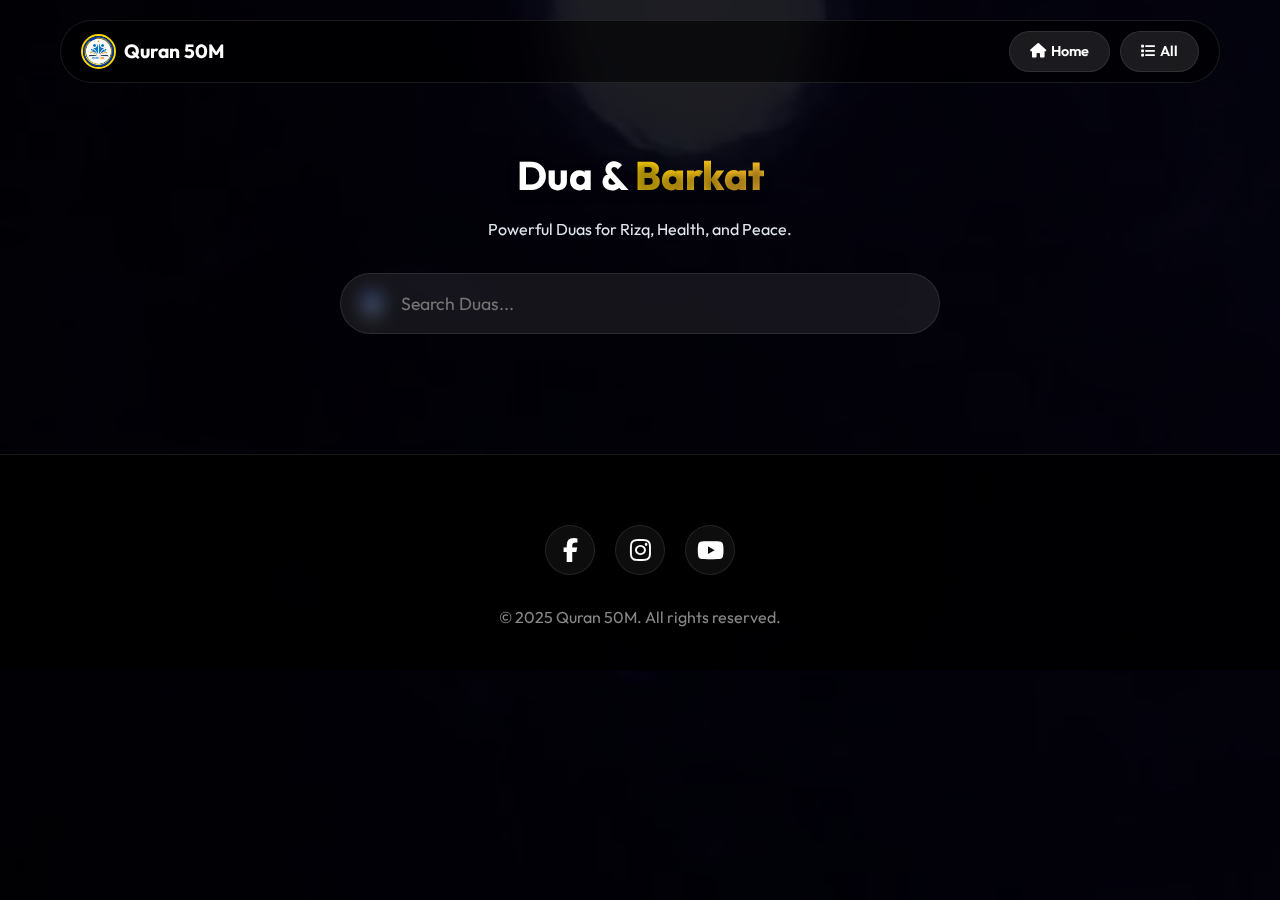
<file: dua.html>
<!DOCTYPE html>
<html lang="en">
<head>
    <meta charset="UTF-8">
    <meta name="viewport" content="width=device-width, initial-scale=1.0">
    <title>Dua & Barkat Collection - Quran 50M</title>
    <link href="https://fonts.googleapis.com/css2?family=Outfit:wght@300;400;600;800&display=swap" rel="stylesheet">
    <link rel="stylesheet" href="https://cdnjs.cloudflare.com/ajax/libs/font-awesome/6.4.0/css/all.min.css">
    
    <style>
        /* --- SAME PREMIUM THEME --- */
        :root {
            --glass-bg: rgba(255, 255, 255, 0.05);
            --glass-border: rgba(255, 255, 255, 0.1);
            --primary-gold: #FFD700;
            --accent-gradient: linear-gradient(135deg, #FFD700 0%, #FDB931 100%);
            --text-white: #ffffff;
            --text-gray: #e2e8f0;
            --btn-radius: 50px;
            --card-radius: 24px;
        }
        * { margin: 0; padding: 0; box-sizing: border-box; font-family: 'Outfit', sans-serif; }
        body { color: var(--text-white); line-height: 1.6; overflow-x: hidden; }

        /* Video Background */
        #bg-video { position: fixed; right: 0; bottom: 0; min-width: 100%; min-height: 100%; z-index: -2; object-fit: cover; }
        .video-overlay { position: fixed; top: 0; left: 0; width: 100%; height: 100%; background: rgba(0, 0, 0, 0.85); z-index: -1; }

        a { text-decoration: none; color: inherit; transition: 0.3s; }
        .container { max-width: 1200px; margin: 0 auto; padding: 0 20px; position: relative; }
        .gradient-text { background: var(--accent-gradient); -webkit-background-clip: text; -webkit-text-fill-color: transparent; font-weight: 800; }

        /* Header */
        header { display: flex; justify-content: space-between; align-items: center; padding: 10px 20px; margin-top: 20px; background: rgba(0, 0, 0, 0.6); backdrop-filter: blur(15px); border: 1px solid var(--glass-border); border-radius: 100px; position: sticky; top: 10px; z-index: 999; }
        .logo { font-size: 1.2rem; font-weight: 700; display: flex; align-items: center; gap: 8px; }
        .logo img { height: 35px; width: 35px; border-radius: 50%; border: 2px solid var(--primary-gold); }
        .header-buttons { display: flex; align-items: center; gap: 10px; }
        .btn-glass { padding: 8px 20px; border-radius: 50px; background: rgba(255,255,255,0.1); color: white; font-weight: 600; border: 1px solid var(--glass-border); font-size: 0.9rem; display: flex; align-items: center; gap: 5px; }
        .btn-glass:hover { background: var(--primary-gold); color: black; }

        /* Search */
        .search-container { max-width: 600px; margin: 0 auto 40px; position: relative; }
        .search-input { width: 100%; padding: 18px 20px 18px 60px; border-radius: 50px; background: rgba(255, 255, 255, 0.08); border: 1px solid var(--glass-border); color: white; font-size: 1.1rem; outline: none; backdrop-filter: blur(10px); transition: 0.3s; font-family: 'Outfit', sans-serif; }
        .search-input:focus { border-color: var(--primary-gold); background: rgba(0, 0, 0, 0.7); box-shadow: 0 0 25px rgba(251, 191, 36, 0.15); }
        .search-icon-img { 
            position: absolute; left: 20px; top: 50%; transform: translateY(-50%); 
            width: 24px; height: 24px; opacity: 0.9; pointer-events: none;
            filter: invert(1) brightness(2); 
        }

        /* Grid */
        .page-title { text-align: center; margin: 60px 0 30px; }
        .page-title h1 { font-size: 2.5rem; margin-bottom: 10px; text-shadow: 0 4px 10px rgba(0,0,0,0.5); }
        .video-grid { display: grid; grid-template-columns: repeat(auto-fit, minmax(300px, 1fr)); gap: 30px; margin-bottom: 80px; }
        .video-card { background: rgba(0, 0, 0, 0.6); border-radius: var(--card-radius); overflow: hidden; border: 1px solid var(--glass-border); transition: 0.4s; display: block; backdrop-filter: blur(5px); }
        .video-card:hover { transform: translateY(-10px); border-color: var(--primary-gold); box-shadow: 0 20px 40px rgba(0,0,0,0.6); }
        .thumbnail { position: relative; width: 100%; aspect-ratio: 16 / 9; overflow: hidden; }
        .thumbnail img { width: 100%; height: 100%; object-fit: cover; opacity: 1; transition: 0.5s; }
        .video-card:hover .thumbnail img { transform: scale(1.05); }
        .play-icon { position: absolute; top: 50%; left: 50%; transform: translate(-50%, -50%); font-size: 1.5rem; color: black; background: var(--primary-gold); width: 55px; height: 55px; border-radius: 50%; display: flex; align-items: center; justify-content: center; transition: 0.3s; }
        .video-card:hover .play-icon { transform: translate(-50%, -50%) scale(1.1); background: white; }
        .video-info { padding: 20px; }
        .video-title { color: white; font-weight: 600; font-size: 1.1rem; margin-bottom: 5px; line-height: 1.4; }
        .video-desc { color: var(--text-gray); font-size: 0.9rem; }

        /* Footer */
        .footer-socials { display: flex; justify-content: center; gap: 20px; margin: 30px 0; }
        .social-btn { width: 50px; height: 50px; border-radius: 50%; display: flex; align-items: center; justify-content: center; font-size: 1.5rem; background: rgba(255,255,255,0.05); border: 1px solid rgba(255,255,255,0.1); color: white; transition: 0.3s; }
        .social-btn:hover { background: var(--primary-gold); color: black; transform: translateY(-3px); }
        footer { border-top: 1px solid rgba(255,255,255,0.1); padding: 40px 20px; text-align: center; background: rgba(0,0,0,0.8); color: #888; margin-top: auto; backdrop-filter: blur(10px); }
    </style>
</head>
<body>
    <video autoplay muted loop playsinline id="bg-video"><source src="playlist-bg.mp4" type="video/mp4"></video>
    <div class="video-overlay"></div>

    <div class="container">
        <header>
            <div class="logo"><img src="logo.png" alt="Logo"> <span>Quran 50M</span></div>
            <div class="header-buttons">
                <a href="index.html" class="btn-glass"><i class="fas fa-home"></i> <span>Home</span></a>
                <a href="playlist.html" class="btn-glass"><i class="fas fa-list"></i> <span>All</span></a>
            </div>
        </header>
    </div>

    <div class="container">
        <div class="page-title">
            <h1>Dua & <span class="gradient-text">Barkat</span></h1>
            <p style="color: var(--text-gray);">Powerful Duas for Rizq, Health, and Peace.</p>
        </div>

        <div class="search-container">
            <img src="search.png" alt="Search" class="search-icon-img">
            <input type="text" id="searchInput" placeholder="Search Duas..." class="search-input">
        </div>

        <div class="video-grid" id="videoContainer"></div>
    </div>

    <footer>
        <div class="footer-socials">
            <a href="https://www.facebook.com/share/17gwnK9bmn/" target="_blank" class="social-btn"><i class="fab fa-facebook-f"></i></a>
            <a href="https://www.instagram.com/quran_50m_youtube?igsh=b2U3cHM0czJ2emx1" target="_blank" class="social-btn"><i class="fab fa-instagram"></i></a>
            <a href="https://youtube.com/@quran50m" target="_blank" class="social-btn"><i class="fab fa-youtube"></i></a>
        </div>
        <p>&copy; 2025 Quran 50M. All rights reserved.</p>
    </footer>

    <script>
        // --- DUA VIDEOS LIST ---
        const duaVideos = [
            { link: "https://youtu.be/EXAMPLE_DUA_1", title: "Rizq Ki Dua", desc: "For wealth and prosperity." },
            { link: "https://youtu.be/EXAMPLE_DUA_2", title: "Manzil Dua", desc: "Protection from evil eye and magic." },
            { link: "https://youtu.be/EXAMPLE_DUA_3", title: "Ayat ul Kursi", desc: "Best for protection." },
            // Aur videos yahan add karna
        ];

        document.addEventListener('DOMContentLoaded', () => {
            const container = document.getElementById('videoContainer');
            const searchInput = document.getElementById('searchInput');
            
            function getYouTubeId(url) {
                const regExp = /^.*(youtu.be\/|v\/|u\/\w\/|embed\/|watch\?v=|&v=)([^#&?]*).*/;
                const match = url.match(regExp);
                return (match && match[2].length === 11) ? match[2] : null;
            }

            if (duaVideos.length > 0) {
                duaVideos.forEach(video => {
                    const videoId = getYouTubeId(video.link);
                    if(videoId) {
                        const card = document.createElement('a');
                        card.href = video.link;
                        card.target = "_blank";
                        card.className = "video-card";
                        card.innerHTML = `
                            <div class="thumbnail">
                                <img src="https://img.youtube.com/vi/${videoId}/maxresdefault.jpg" alt="${video.title}">
                                <div class="play-icon"><i class="fas fa-play"></i></div>
                            </div>
                            <div class="video-info">
                                <div class="video-title">${video.title}</div>
                                <div class="video-desc">${video.desc}</div>
                            </div>
                        `;
                        container.appendChild(card);
                    }
                });
            }

            // Search Logic
            searchInput.addEventListener('keyup', function() {
                const filter = searchInput.value.toLowerCase();
                const cards = container.getElementsByClassName('video-card');
                Array.from(cards).forEach(card => {
                    const title = card.querySelector('.video-title').textContent.toLowerCase();
                    const desc = card.querySelector('.video-desc').textContent.toLowerCase();
                    if (title.includes(filter) || desc.includes(filter)) {
                        card.style.display = "";
                    } else {
                        card.style.display = "none";
                    }
                });
            });
        });
    </script>
</body>
</html>
</file>
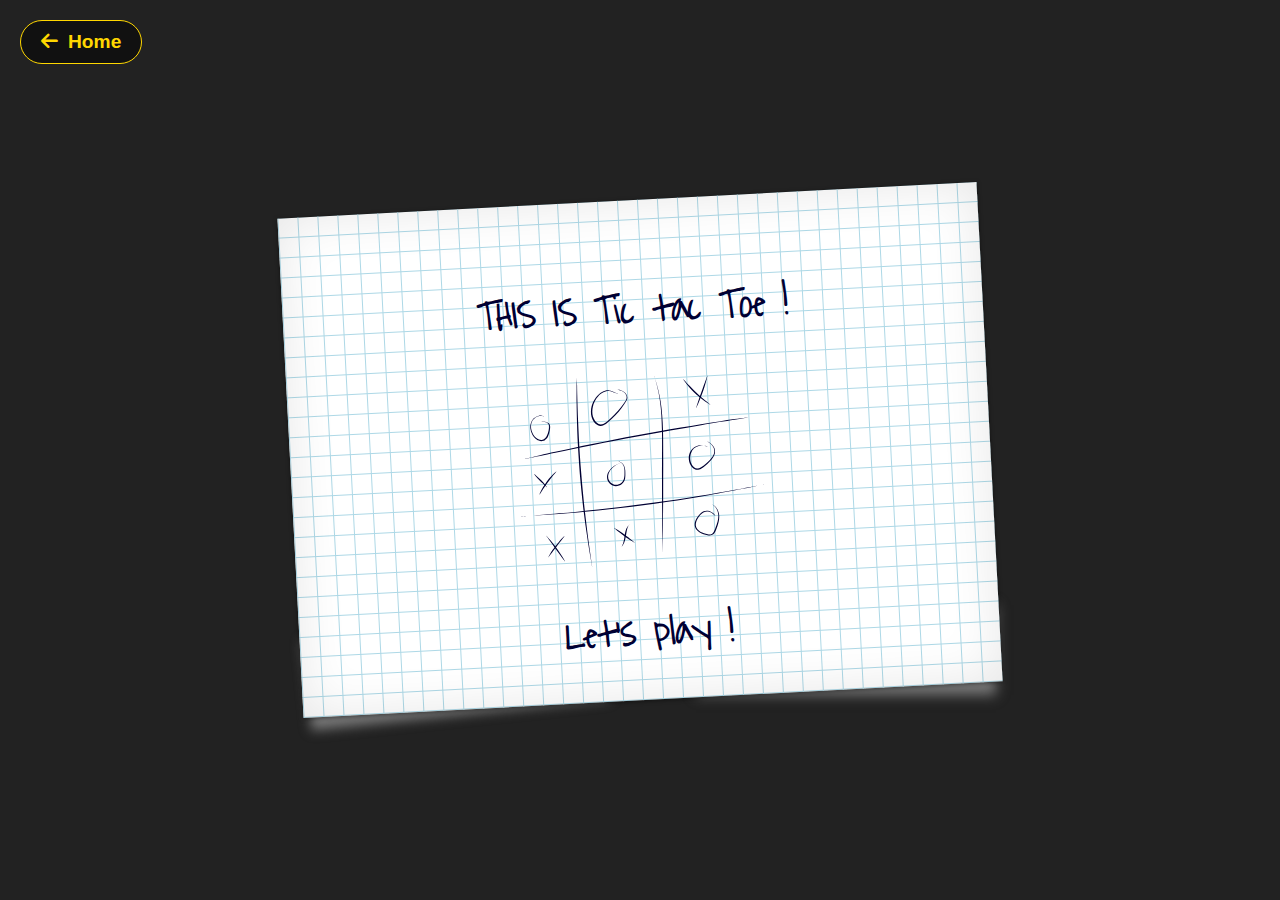
<file: game.html>
<!DOCTYPE html>
<html lang="en">
<head>
    <meta charset="UTF-8">
    <meta name="viewport" content="width=device-width, initial-scale=1.0">
    <title>Tic Tac Toe - Quran 50M</title>
    <link rel="stylesheet" href="game.css">
    <link rel="stylesheet" href="https://cdnjs.cloudflare.com/ajax/libs/font-awesome/6.4.0/css/all.min.css">
</head>
<body>

    <a href="index.html" class="back-btn">
        <i class="fas fa-arrow-left"></i> Home
    </a>

    <div class="rotated">
      <div class="paper">  
        <div id="settings">
          <div class='container'>
             <h1 class="sets welcome">THIS IS Tic tac Toe !</h1>
             <h1 class="sets chooses disable" id="opponent">CHOOSE YOUR OPPONENT</h1>
             <h1 class="sets destiny disable" id="destiny">Choose your destiny</h1>      
          </div> 
       
          <div id="logo">
            <svg xmlns="http://www.w3.org/2000/svg" viewBox="0 0 231.9 179.6"><path d="M59.5 0c0 0-0.1 2.9-0.3 7.9 -0.1 2.5-0.2 5.5-0.3 9 -0.1 3.5-0.2 7.4-0.3 11.7 -0.1 4.3-0.2 8.9-0.2 13.8 -0.1 4.9 0 10.1-0.1 15.4 0 5.4 0 10.9 0.1 16.5 0.1 5.6 0.2 11.3 0.4 17 0.2 5.7 0.3 11.4 0.6 17 0.2 5.6 0.5 11.1 0.8 16.5 0.4 5.3 0.6 10.5 1 15.4 0.3 4.9 0.7 9.5 1 13.8 0.4 4.3 0.7 8.2 1 11.7 0.3 3.5 0.6 6.5 0.8 9 0.5 5 0.8 7.8 0.8 7.8s-0.4-2.8-1-7.8c-0.3-2.5-0.7-5.5-1.1-9 -0.2-1.7-0.4-3.6-0.6-5.5 -0.2-1.9-0.4-4-0.6-6.1 -0.4-4.3-0.8-8.9-1.3-13.8 -0.4-4.9-0.8-10.1-1.2-15.4 -0.3-5.4-0.7-10.9-0.9-16.5 -0.3-5.6-0.5-11.3-0.7-17 -0.1-5.7-0.3-11.4-0.3-17.1 -0.1-5.6-0.1-11.2-0.1-16.5 0.1-5.4 0.1-10.5 0.3-15.5 0.1-4.9 0.3-9.6 0.4-13.8 0.1-2.1 0.2-4.2 0.2-6.1 0.1-2 0.2-3.8 0.3-5.5 0.2-3.5 0.4-6.5 0.5-9C59.3 2.9 59.5 0 59.5 0z"/><path d="M131.9 1.3c0 0 0.2 0.6 0.6 1.8 0.2 0.6 0.4 1.3 0.7 2.2 0.3 0.9 0.5 1.9 0.8 3 0.3 1.1 0.6 2.4 0.9 3.7 0.2 0.7 0.3 1.4 0.5 2.1 0.1 0.7 0.3 1.5 0.4 2.3 0.6 3.2 1.1 6.8 1.6 10.8 0.4 4 0.7 8.3 0.8 12.9 0.1 4.6 0.2 9.4 0 14.4 -0.3 10-0.9 20.6-1.4 31.2 -0.6 10.6-1.2 21.2-1.7 31.2 -0.6 9.9-1.2 19.2-1.6 27.2 -0.5 8-1 14.6-1.3 19.2 -0.3 4.6-0.5 7.3-0.5 7.3s0.1-2.7 0.3-7.3c0.2-4.6 0.4-11.3 0.8-19.3 0.4-8 0.8-17.3 1.2-27.2 0.5-10 1-20.6 1.6-31.2 0.6-10.6 1.3-21.2 1.6-31.2 0.1-5 0.2-9.8 0.2-14.3 0-4.6-0.3-8.9-0.6-12.8 -0.2-2-0.3-3.9-0.6-5.7 -0.1-0.9-0.2-1.8-0.3-2.6 -0.1-0.8-0.3-1.7-0.4-2.5 -0.1-0.8-0.3-1.6-0.4-2.3 -0.1-0.7-0.3-1.5-0.4-2.1 -0.3-1.4-0.5-2.6-0.8-3.8 -0.3-1.1-0.5-2.1-0.7-3 -0.2-0.9-0.5-1.6-0.6-2.2C132 1.9 131.9 1.3 131.9 1.3z"/><path d="M0 75.6c0 0 3.5-0.6 9.7-1.7 3.1-0.5 6.8-1.2 11.1-2 4.3-0.8 9.2-1.6 14.5-2.4 10.6-1.7 23-3.7 36.3-5.7 13.3-2 27.5-4 41.7-5.9 14.2-1.8 28.4-3.6 41.8-5.2 13.3-1.5 25.8-2.8 36.5-3.9 5.3-0.6 10.2-1 14.6-1.4 4.3-0.4 8.1-0.7 11.3-1 6.2-0.5 9.8-0.9 9.8-0.9s-3.6 0.4-9.8 1.1c-6.2 0.7-15.1 1.7-25.8 2.9 -5.3 0.6-11.1 1.3-17.2 2 -6.1 0.7-12.6 1.5-19.2 2.3 -13.3 1.6-27.5 3.4-41.7 5.3C99.2 61 85 62.9 71.7 64.9c-6.6 1-13.1 1.9-19.2 2.8 -6.1 0.9-11.8 1.8-17.2 2.6 -10.6 1.6-19.5 3-25.7 3.9C3.5 75.1 0 75.6 0 75.6z"/><path d="M-0.8 128.8c0 0 3.7-0.1 10-0.2 3.2-0.1 7.1-0.2 11.5-0.3 4.4-0.1 9.5-0.3 14.9-0.5 5.5-0.2 11.4-0.4 17.7-0.7 6.3-0.3 12.9-0.7 19.7-1 6.8-0.4 13.9-0.8 21.1-1.3 7.2-0.5 14.4-1 21.7-1.6 7.3-0.6 14.6-1.2 21.7-1.8 7.2-0.6 14.2-1.4 21-2 6.8-0.8 13.4-1.4 19.6-2.1 6.2-0.7 12.1-1.4 17.6-2.1 5.4-0.7 10.4-1.3 14.8-1.9 4.4-0.6 8.3-1.1 11.4-1.5 6.3-0.9 9.9-1.4 9.9-1.4s-3.6 0.6-9.9 1.6c-3.2 0.5-7 1.1-11.4 1.7 -2.2 0.3-4.5 0.7-7 1 -2.5 0.3-5.1 0.7-7.8 1.1 -5.4 0.8-11.3 1.5-17.5 2.3 -6.2 0.8-12.8 1.5-19.6 2.3 -6.8 0.7-13.8 1.5-21 2.1 -7.2 0.7-14.4 1.3-21.7 1.9 -7.3 0.5-14.6 1.1-21.7 1.5 -7.2 0.5-14.2 0.8-21.1 1.2 -6.8 0.3-13.5 0.6-19.7 0.8 -6.3 0.2-12.2 0.4-17.7 0.5 -2.7 0.1-5.4 0.1-7.9 0.2 -2.5 0-4.9 0-7.1 0.1 -4.5 0-8.3 0.1-11.5 0.1C2.8 128.8-0.8 128.8-0.8 128.8z"/><path d="M183.1 4.6c0 0-0.1 0.5-0.4 1.4 -0.3 0.9-0.6 2.1-1.1 3.6 -0.5 1.5-1 3.2-1.7 5 -0.7 1.8-1.4 3.8-2.2 5.7 -1.6 3.9-3.3 7.6-4.7 10.4 -0.7 1.4-1.3 2.5-1.8 3.3 -0.4 0.8-0.7 1.2-0.7 1.2s0.2-0.5 0.5-1.3c0.3-0.9 0.8-2.1 1.3-3.5 0.6-1.4 1.2-3.1 1.9-4.9 0.7-1.8 1.5-3.7 2.3-5.6 0.8-1.9 1.6-3.8 2.3-5.6 0.8-1.8 1.5-3.5 2.1-4.9 0.6-1.4 1.1-2.6 1.5-3.5C182.9 5.1 183.1 4.6 183.1 4.6z"/><path d="M159.6 6.8c0 0 1.5 1.7 3.6 4.3 0.6 0.6 1.1 1.3 1.8 2.1 0.6 0.7 1.3 1.5 2 2.3 1.4 1.6 2.9 3.2 4.5 4.8 1.6 1.6 3.1 3.2 4.6 4.7 0.8 0.7 1.5 1.4 2.2 2.1 0.7 0.7 1.4 1.3 2 1.9 2.5 2.3 4.1 3.8 4.1 3.8s-0.5-0.3-1.3-0.9c-0.8-0.6-2-1.4-3.3-2.4 -1.4-1-2.9-2.3-4.5-3.7 -0.8-0.7-1.6-1.4-2.4-2.2 -0.8-0.8-1.6-1.6-2.4-2.4 -0.8-0.8-1.6-1.6-2.3-2.5 -0.8-0.8-1.4-1.7-2.1-2.5 -1.3-1.6-2.6-3.2-3.5-4.6 -1-1.4-1.7-2.6-2.3-3.4C159.9 7.3 159.6 6.8 159.6 6.8z"/><path d="M101.8 141.7c0 0-0.2 0.3-0.6 0.8 -0.2 0.2-0.4 0.6-0.6 0.9 -0.1 0.2-0.2 0.4-0.3 0.6 -0.1 0.2-0.2 0.4-0.3 0.7 -0.2 0.5-0.4 1-0.6 1.5 -0.2 0.6-0.4 1.2-0.5 1.8 -0.3 1.2-0.6 2.6-0.9 4 -0.2 0.7-0.3 1.4-0.5 2.1 -0.1 0.7-0.4 1.3-0.5 2 -0.2 0.6-0.4 1.3-0.7 1.8 -0.2 0.6-0.5 1.1-0.8 1.6 -0.1 0.2-0.3 0.5-0.4 0.7 -0.1 0.2-0.3 0.4-0.4 0.6 -0.3 0.4-0.5 0.6-0.7 0.9 -0.4 0.4-0.7 0.7-0.7 0.7s0.2-0.3 0.5-0.8c0.2-0.2 0.3-0.6 0.5-1 0.1-0.2 0.2-0.4 0.3-0.6 0.1-0.2 0.2-0.5 0.3-0.7 0.2-0.5 0.4-1 0.5-1.6 0.2-0.6 0.3-1.2 0.5-1.8 0.3-1.3 0.6-2.6 0.8-4 0.2-0.7 0.3-1.4 0.5-2.1 0.2-0.7 0.4-1.3 0.6-2 0.2-0.6 0.5-1.2 0.7-1.8 0.3-0.6 0.5-1.1 0.9-1.5 0.2-0.2 0.3-0.4 0.4-0.6 0.2-0.2 0.3-0.4 0.5-0.5 0.3-0.3 0.6-0.6 0.8-0.8C101.5 141.9 101.8 141.7 101.8 141.7z"/><path d="M86.6 143.9c0 0 1.3 0.8 3.2 2.1 1.9 1.3 4.4 3.2 6.8 5.1 2.4 1.9 4.7 3.9 6.5 5.5 1.7 1.6 2.8 2.7 2.8 2.7s-1.3-0.8-3.2-2.1c-1.9-1.3-4.4-3.2-6.8-5.1 -2.4-1.9-4.7-3.9-6.5-5.5C87.6 145 86.6 143.9 86.6 143.9z"/><path d="M35.7 87.8c0 0-1.2 1.3-3 3.3 -0.4 0.5-0.9 1-1.4 1.6 -0.5 0.6-1 1.2-1.6 1.8 -1.1 1.3-2.2 2.6-3.4 4 -1.1 1.4-2.2 2.8-3.2 4.1 -0.5 0.7-1 1.3-1.4 1.9 -0.4 0.6-0.9 1.2-1.3 1.7 -1.6 2.2-2.6 3.6-2.6 3.6s0.2-0.4 0.5-1.1c0.3-0.7 0.8-1.7 1.5-2.9 0.6-1.2 1.5-2.5 2.4-3.9 0.5-0.7 1-1.4 1.5-2.1 0.5-0.7 1.1-1.4 1.6-2.1 0.6-0.7 1.2-1.4 1.7-2 0.6-0.7 1.2-1.3 1.8-1.9 1.2-1.2 2.3-2.3 3.3-3.2 1-0.9 1.9-1.6 2.5-2.1C35.3 88.1 35.7 87.8 35.7 87.8z"/><path d="M14 89.2c0 0 0.9 0.7 2.1 1.9 1.2 1.2 2.8 2.8 4.3 4.4 1.5 1.7 2.9 3.4 3.9 4.8 1 1.4 1.6 2.3 1.6 2.3s-0.9-0.7-2.1-1.9c-1.2-1.2-2.8-2.8-4.3-4.4 -1.5-1.7-2.9-3.4-3.9-4.8C14.6 90.2 14 89.2 14 89.2z"/><path d="M40.3 149.1c0 0-0.3 0.3-0.7 0.9 -0.5 0.6-1.1 1.4-1.9 2.3 -1.6 1.9-3.8 4.4-5.9 6.9 -2.2 2.5-4.3 5-5.9 6.9 -0.8 0.9-1.5 1.7-2 2.3 -0.5 0.5-0.8 0.8-0.8 0.8s0.2-0.4 0.6-1c0.4-0.6 0.9-1.5 1.6-2.5 0.7-1 1.5-2.2 2.5-3.5 0.9-1.2 2-2.5 3.1-3.8 1.1-1.3 2.2-2.5 3.3-3.6 1.1-1.1 2.1-2.1 3-3 0.9-0.9 1.7-1.5 2.3-2C40 149.4 40.3 149.1 40.3 149.1z"/><path d="M22.4 148.1c0 0 0.3 0.4 0.9 1 0.5 0.6 1.3 1.6 2.2 2.7 0.9 1.1 1.9 2.5 3 4 1.1 1.5 2.1 3.1 3.2 4.7 1 1.6 2.1 3.3 3 4.8 0.9 1.6 1.7 3 2.4 4.3 0.7 1.3 1.2 2.4 1.6 3.1 0.4 0.8 0.6 1.2 0.6 1.2s-0.3-0.4-0.8-1.1c-0.5-0.7-1.2-1.7-2-2.9 -0.8-1.2-1.7-2.6-2.7-4.1 -1-1.5-2-3.1-3.1-4.7 -1-1.6-2.1-3.2-3.1-4.8 -1-1.5-1.9-2.9-2.7-4.2 -0.8-1.2-1.4-2.3-1.9-3C22.6 148.5 22.4 148.1 22.4 148.1z"/><path d="M98.5 17.2c0 0-0.1 0-0.3 0.1 -0.2 0-0.5 0.1-0.9 0.1 -0.8 0-1.9-0.3-3.2-0.9 -1.3-0.6-2.8-1.6-4.8-1.8 -1.9-0.3-4.2 0.2-6.4 1.2 -2.2 1.1-4.2 2.8-5.9 5 -1.7 2.2-3.1 4.8-3.9 7.8 -0.4 1.4-0.7 3-0.8 4.5 -0.1 1.5 0 3.1 0.3 4.6 0.4 1.5 0.9 3 1.8 4.3 0.9 1.3 1.9 2.5 3.3 3.2 1.3 0.7 2.9 0.7 4.3 0.2 1.5-0.5 2.8-1.4 4.1-2.4 2.6-1.9 5.1-4 7.3-6.1 2.3-2.1 4.3-4.2 6.2-6.4 1.8-2.1 3.6-4.2 4.9-6.2 0.6-1 1-2.1 1-3.2 0-1.1-0.4-2.1-0.9-2.9 -1-1.7-2.6-2.7-3.8-3.3 -1.3-0.6-2.4-1-3.1-1.2 -0.7-0.2-1.1-0.4-1.1-0.4s0.4 0.1 1.1 0.3c0.7 0.2 1.9 0.5 3.2 1.1 1.3 0.6 2.9 1.5 4.1 3.3 0.6 0.9 1 1.9 1.1 3.1 0.1 1.2-0.3 2.5-1 3.6 -1.4 2.1-3 4.2-4.9 6.5 -1.8 2.2-3.9 4.4-6.2 6.6 -2.3 2.1-4.7 4.2-7.4 6.2 -1.3 1-2.7 2-4.4 2.6 -0.8 0.3-1.7 0.5-2.7 0.5 -0.9 0-1.8-0.3-2.6-0.7 -3.2-1.8-4.9-5.1-5.6-8.4 -0.4-1.7-0.4-3.3-0.3-5 0.1-1.6 0.4-3.2 0.9-4.8 0.9-3 2.5-5.8 4.3-8 1.9-2.2 4-4 6.3-5.1 2.3-1.1 4.7-1.5 6.8-1.1 1 0.2 1.9 0.5 2.7 0.9 0.8 0.4 1.5 0.8 2.1 1.1 1.3 0.7 2.4 1 3.1 1.1 0.4 0 0.7 0 0.9 0C98.4 17.3 98.5 17.2 98.5 17.2z"/><path d="M180.2 72.9c0 0-0.3-0.2-0.7-0.5 -0.2-0.2-0.6-0.3-0.9-0.5 -0.4-0.2-0.8-0.4-1.3-0.6 -1-0.4-2.3-0.6-3.8-0.6 -1.5 0-3.1 0.3-4.8 1.1 -0.8 0.4-1.6 0.9-2.3 1.5 -0.2 0.2-0.4 0.3-0.5 0.5l-0.5 0.6c-0.3 0.4-0.6 0.7-0.9 1.2 -1.1 1.7-1.8 3.8-2 6 -0.2 2.2 0.2 4.6 1.2 6.6 1 2 2.8 3.9 5 4.1 1.1 0.1 2.2-0.2 3.2-0.8 1.1-0.5 2.1-1.2 3.1-1.8 2-1.3 3.8-2.8 5.5-4.4 1.6-1.6 3.1-3.2 4.1-5 0.5-0.9 0.9-1.8 1-2.8 0.2-0.9 0.1-1.9 0-2.7 -0.3-1.7-1.3-3.2-2.2-4.3 -1-1.1-2-2-2.8-2.6 -0.9-0.6-1.6-1.1-2.1-1.4 -0.5-0.3-0.8-0.4-0.8-0.4s0.3 0.1 0.8 0.4c0.5 0.3 1.3 0.6 2.2 1.2 0.9 0.6 2 1.4 3 2.5 1 1.1 2.1 2.6 2.5 4.5 0.2 1 0.3 2 0.1 3 -0.2 1-0.5 2.1-1 3 -1 2-2.5 3.7-4.2 5.4 -1.7 1.7-3.5 3.2-5.6 4.6 -1 0.7-2.1 1.3-3.2 1.9 -1.1 0.6-2.5 1-3.9 0.9 -1.4-0.1-2.7-0.8-3.6-1.7 -1-0.9-1.7-2-2.3-3.1 -1.1-2.3-1.5-4.9-1.3-7.2 0.2-2.4 1-4.7 2.3-6.4 1.3-1.8 3-3.1 4.8-3.8 1.8-0.8 3.5-1 5.1-0.9 1.5 0.1 2.8 0.4 3.9 0.8 0.5 0.2 0.9 0.5 1.3 0.6 0.3 0.2 0.7 0.4 0.9 0.6C180 72.7 180.2 72.9 180.2 72.9z"/><path d="M183.5 138.2c0 0-0.2-0.3-0.6-0.7 -0.4-0.5-1-1.1-1.8-1.8 -0.8-0.7-2-1.4-3.4-1.9 -1.4-0.4-3.2-0.5-4.9 0.1 -1.7 0.7-3.2 2-4.6 3.7 -1.4 1.6-2.7 3.5-3.3 5.7 -0.3 1.1-0.5 2.2-0.3 3.3 0 0.3 0.1 0.6 0.2 0.8 0.1 0.3 0.2 0.6 0.3 0.9 0.2 0.5 0.5 1 0.8 1.5 1.4 1.9 3.6 3.2 5.9 4 1.2 0.4 2.3 0.8 3.5 1.1 1.2 0.3 2.4 0.4 3.4 0.1 0.3-0.1 0.5-0.2 0.8-0.3 0.2-0.1 0.4-0.3 0.6-0.5 0.4-0.4 0.8-0.8 1.1-1.3 0.6-1 1.1-2.1 1.6-3.2 1-2.2 1.9-4.2 2.5-6.3 0.6-2 1-4 1-5.9 0-1.8-0.4-3.5-0.9-5 -0.5-1.4-1.3-2.5-2-3.4 -0.7-0.8-1.4-1.3-1.9-1.7 -0.5-0.3-0.8-0.5-0.8-0.5s0.3 0.1 0.8 0.4c0.5 0.3 1.3 0.8 2.1 1.6 0.8 0.8 1.6 1.9 2.3 3.4 0.6 1.4 1.1 3.2 1.2 5.1 0.1 1.9-0.2 4-0.8 6.2 -0.6 2.1-1.4 4.3-2.4 6.5 -0.5 1.1-0.9 2.2-1.6 3.3 -0.3 0.5-0.8 1.1-1.3 1.5 -0.3 0.2-0.5 0.4-0.9 0.6 -0.3 0.2-0.6 0.3-1 0.4 -1.4 0.4-2.8 0.2-4-0.1 -1.3-0.3-2.5-0.6-3.7-1.1 -2.4-0.9-4.8-2.3-6.4-4.5 -0.4-0.5-0.7-1.1-1-1.8 -0.1-0.3-0.2-0.6-0.3-0.9 -0.1-0.4-0.1-0.7-0.2-1 -0.1-1.3 0-2.6 0.4-3.8 0.8-2.4 2.2-4.3 3.7-6 1.5-1.6 3.2-3 5-3.7 1.9-0.7 3.8-0.5 5.3 0.1 1.5 0.6 2.6 1.4 3.4 2.1 0.8 0.7 1.4 1.4 1.7 1.9C183.3 137.9 183.5 138.2 183.5 138.2z"/><path d="M95.9 83.3c0 0-0.9 0.4-2.4 1.1 -1.5 0.8-3.7 1.9-5.8 3.9 -1 1-2 2.2-2.7 3.7 -0.7 1.5-1.1 3.1-0.9 4.8 0 0.4 0.1 0.8 0.2 1.3 0.1 0.4 0.3 0.8 0.5 1.2 0.4 0.8 0.9 1.5 1.5 2.1 1.3 1.3 3 2.1 4.8 2.2 1.8 0.1 3.6-0.5 5-1.5 1.5-1 2.5-2.5 2.9-4.2 0.5-1.7 0.6-3.4 0.7-5.1 0.1-1.7 0.2-3.2 0-4.6 -0.2-1.4-0.6-2.6-1.3-3.6 -0.6-1-1.4-1.6-2.2-2 -0.7-0.4-1.4-0.7-1.8-0.8 -0.2 0-0.4-0.2-0.5-0.2 -0.1 0-0.2 0-0.2 0s0.1 0.2 0.2 0.1c0.1 0 0.3 0 0.5 0.1 0.5 0 1.1 0.1 1.9 0.5 0.8 0.4 1.7 1 2.4 2 0.8 1 1.3 2.3 1.6 3.8 0.3 1.5 0.3 3.1 0.2 4.8 -0.1 1.7-0.1 3.5-0.5 5.3 -0.4 1.9-1.6 3.7-3.3 4.9 -1.6 1.2-3.7 1.9-5.8 1.8 -2.1-0.2-4.1-1.2-5.5-2.6 -0.7-0.7-1.3-1.6-1.7-2.5 -0.2-0.5-0.4-0.9-0.5-1.4 -0.1-0.4-0.2-1-0.2-1.4 -0.2-1.9 0.4-3.8 1.2-5.3 0.8-1.5 1.9-2.8 3-3.8 1.1-1 2.3-1.7 3.3-2.3 1.1-0.6 2-1 2.8-1.3 0.8-0.3 1.4-0.5 1.9-0.7C95.6 83.4 95.9 83.3 95.9 83.3z"/><path d="M26.3 35.6c0 0-0.2-0.1-0.7-0.3 -0.4-0.2-1.1-0.4-2-0.4 -0.9-0.1-1.9 0-3.1 0.3 -1.2 0.3-2.4 1-3.5 1.9 -0.6 0.5-1.1 1-1.6 1.7 -0.2 0.3-0.4 0.7-0.6 1 -0.2 0.4-0.4 0.8-0.5 1.1 -0.6 1.5-0.8 3.3-0.7 5.2 0.1 1.8 0.6 3.7 1.5 5.4 0.8 1.7 2 3.3 3.6 4.5 1.5 1.2 3.4 1.8 5.2 1.4 1.8-0.4 3.2-1.8 4.1-3.3 0.9-1.6 1.5-3.3 2-5 0.4-1.7 0.9-3.3 0.7-4.7 -0.2-1.4-1.2-2.4-2.2-3 -1.1-0.6-2.1-0.8-3-0.9 -0.9-0.1-1.6-0.2-2-0.2 -0.5 0-0.7 0-0.7 0s0.3 0 0.7 0c0.5 0 1.2 0 2.1 0 0.9 0.1 2 0.2 3.2 0.7 0.6 0.3 1.2 0.6 1.7 1.2 0.3 0.3 0.5 0.6 0.7 1 0.1 0.3 0.3 0.7 0.4 1.1 0.2 0.8 0.1 1.7 0 2.5 -0.1 0.8-0.3 1.7-0.5 2.5 -0.4 1.7-0.9 3.5-1.9 5.3 -0.5 0.9-1.1 1.7-1.9 2.4 -0.4 0.3-0.8 0.7-1.3 0.9 -0.5 0.3-1.1 0.5-1.5 0.6 -2.2 0.6-4.5-0.2-6.2-1.5 -1.7-1.3-3-3.1-3.9-5 -0.9-1.9-1.4-3.9-1.5-5.9 -0.1-2 0.2-3.9 1-5.6 0.2-0.4 0.4-0.8 0.6-1.2 0.3-0.4 0.5-0.8 0.8-1.1 0.5-0.7 1.1-1.2 1.8-1.7 1.3-1 2.6-1.5 3.9-1.8 1.2-0.3 2.4-0.3 3.3-0.1 0.9 0.1 1.6 0.4 2 0.6C26.1 35.5 26.3 35.6 26.3 35.6z"/></svg>
          </div>

          <div class='container'> 
              <h1 class="sets btn welcome" id="play">Let's play !</h1>
              <div class="sets  options chooses disable" id="humvscomp">
                <h2 class="btn"  id="human">human</h2> 
                <h1 class="vs">vs</h1>
                <h2 class="btn"  id="computer">computer</h2>  
              </div>    
              <div class="sets  options destiny disable" id="xvso">
                <h2 class="btn" id="x">X</h2>
                <h1 class="vs">vs</h1>
                <h2 class="btn" id="o">O</h2>    
              </div>   
             </div>  
           
          </div>
         
         <div id="winner"></div>
         <div id="board" class="disable">
         
          <svg version="1.1" id="gameboard" xmlns="http://www.w3.org/2000/svg" xmlns:xlink="http://www.w3.org/1999/xlink" x="0px" y="0px"
         viewBox="0 0 231.9 179.6" style="enable-background:new 0 0 231.9 179.6;"
       xml:space="preserve">

      <g id="tictactoe">
        <path id="left" class="drawboard" d="M59.5,0c-3.6,60.8-1.8,122,5.3,182.5"/>
        <path id="right" class="drawboard" d="M131.9,1.3c7.5,22.9,6.3,47.5,5,71.5c-1.7,32.6-3.5,65.2-5.2,97.8"/>
        <path id="top" class="drawboard" d="M0,75.6c75.3-12.8,151.1-22.8,227.2-30.1"/>
        <path id="bottom" class="drawboard" d="M-0.8,128.8c77.9-0.5,155.7-6.6,232.7-18.4"/>
      </g>
      <g id="x">
        <g id="x2">
          <path id="_x32__7_" class="st0" d="M183.1,4.6c-3.7,10.4-7.8,20.7-12.5,30.7"/>
          <path id="_x31__7_" class="st0" d="M159.6,6.8c6.9,9.8,15.4,18.5,24.9,25.8"/>
        </g>
        <g id="x7">
          <path id="_x32__6_" class="st0" d="M101.8,141.7c-5.6,4.9-3.4,14.9-8.5,20.4"/>
          <path id="_x31__6_" class="st0" d="M86.6,143.9c6.4,5.1,12.8,10.3,19.3,15.4"/>
        </g>
        <g id="x3">
          <path id="_x32__5_" class="st1" d="M36.2,88.9c-7.3,6.4-13.6,14-18.3,22.5"/>
          <path id="_x31__5_" class="st1" d="M14,90.3c4.1,4.6,8.1,9.1,12.2,13.7"/>
        </g>
        <g id="x6">
          <path id="_x32__4_" class="st0" d="M40.3,149.1c-6.3,6.2-12,13-17.3,20.1"/>
          <path id="_x31__4_" class="st0" d="M22.4,148.1c6.1,8.3,11.8,16.9,16.8,25.9"/>
        </g>
        <g id="x0">
          <path id="XMLID_133_" class="st2" d="M14.7,24.1C20.9,32.8,27,41.5,33,50.4"/>
          <path id="XMLID_134_" class="st2" d="M15.4,49.1c1.2-1.6,1.5-3.6,1.9-5.5c1-5.2,2.5-10.3,4.4-15.2c0.8-2.1,1.9-4.3,3.9-5.1"/>
        </g>
        <g id="x1">
          <path id="XMLID_135_" class="st3" d="M82.7,21.3c5.6,5.9,11.2,11.8,16.7,17.7"/>
          <path id="XMLID_138_" class="st3" d="M101.8,23.3C84.7,41.4,80.4,40.4,80.4,40.4"/>
        </g>
        <g id="x4">
          <path id="XMLID_137_" class="st3" d="M78.2,81.1c8.2,7.6,16,15.7,23.3,24.2"/>
          <path id="XMLID_139_" class="st3" d="M105.2,76.7c-5,11.8-12.5,22.4-21.9,31.1"/>
        </g>
        <g id="x5">
          <path id="XMLID_141_" 
       class="st3" d="M165.2,67.5c9.6,8.9,18.7,18.4,27.3,28.3"/>
          <path id="XMLID_140_" class="st3" d="M196.7,62.4c-5.9,13.8-14.6,26.3-25.6,36.4"/>
        </g>
        <g id="x8">
          <path id="XMLID_142_" class="st3" d="M163.1,139.5c11.5,10.5,23.1,20.9,34.9,31.1"/>
          <path id="XMLID_144_" class="st3" d="M165.2,168.3c2.1,1.2,4.7-0.3,6.6-1.8c12.7-10,23.3-22.2,33.8-34.4"/>
        </g>
      </g>
      <g id="o">
        <path id="o1" class="st0" d="M98.5,17.2c-2.7,0.6-5.2-1.6-7.8-2.5c-5.2-1.7-10.7,1.7-14.1,6c-5.2,6.5-7.1,16.6-1.8,23
          c1.1,1.3,2.4,2.4,4.1,2.7c2.6,0.5,5.2-1,7.4-2.6c6.7-5,12.6-10.9,17.6-17.6c0.9-1.2,1.7-2.4,2-3.9c0.4-2.3-1-4.6-2.8-6
          c-1.9-1.4-4.1-2.1-6.4-2.8"/>
        <path id="o5" class="st0" d="M180.2,72.9c-4-3.5-10.7-3.1-14.6,0.5s-4.9,9.9-2.6,14.8c1.1,2.5,3.3,4.7,6,4.8c1.5,0,2.8-0.6,4.1-1.4
          c3.5-2,6.7-4.6,9.4-7.6c1.8-2.1,3.5-4.5,3.6-7.2c0.3-4.8-4-8.6-8.4-10.7"/>
        <path id="o8" class="st0" d="M183.5,138.2c-2.2-3.3-6.1-5.7-9.9-4.8c-2.4,0.6-4.3,2.3-5.9,4.1c-2.4,2.8-4.5,6.4-3.6,10
          c1.1,4.6,6.1,6.8,10.7,7.9c1.5,0.3,3,0.6,4.4,0c1.8-0.8,2.7-2.6,3.5-4.4c1.8-4.1,3.7-8.3,3.8-12.7c0.1-4.5-1.9-9.3-6-11.1"/>
        <path id="o4" class="st0" d="M95.9,83.3c-3.2,1.2-6.3,2.7-8.8,5.1c-2.4,2.4-4,5.9-3.4,9.2c0.6,3.4,3.6,6.2,7,6.6s7-1.5,8.4-4.6
          c0.9-1.8,1-3.9,1.1-6c0.2-2.5,0.3-5.2-0.6-7.5c-0.9-2.4-3.2-4.4-5.7-4.1"/>
        <path id="o0" class="st0" d="M26.3,35.6c-4-2.2-9.6-0.1-11.9,3.9s-1.7,9.2,0.6,13.2c1.8,3.1,5.1,5.9,8.6,5.2c4.3-0.9,6.1-6,7-10.4
          c0.3-1.3,0.5-2.6,0.1-3.9c-1-3-5-3.5-8.2-3.5"/>
        <path id="o3" class="st3" d="M29.7,94.6c-0.2,1.9-1.5,3.5-3.2,4.4s-3.6,1.2-5.5,1.2c-0.6,0-1.2,0-1.8-0.2c-0.6-0.2-1.1-0.7-1.6-1.2
          c-1.9-2-2.9-4.8-3-7.6c-0.1-2.8,0.8-5.5,2.2-7.9c0.4-0.7,0.9-1.4,1.6-1.9c0.6-0.4,1.2-0.5,1.9-0.6c2.2-0.1,4.4,1,5.9,2.6
          c1.6,1.6,2.6,3.6,3.7,5.5c0.6,1.1,1.2,2.2,1.8,3.3c0.5,0.9,1,1.9,1,3c0,1.1-0.7,2.2-1.7,2.4"/>
        <path id="o6" class="st3" d="M39.3,150.9c0.9-1.8,0.5-4.1-0.6-5.9s-2.9-2.9-4.7-3.9c-4.2-2.2-9-3.3-13.8-3.1
          c-0.8,0-1.7,0.1-2.4,0.6c-1.8,1.2-1.5,3.8-0.7,5.8c1.2,3.3,3,6.4,5.3,9.1c2.2,2.6,5,5,8.4,5.9c3.3,0.9,7.3,0.1,9.5-2.5
          c1.1-1.3,1.8-3.1,2-4.8c0.3-2.2,0-4.6-1.1-6.5"/>
        <path id="o2" class="st3" d="M187.3,22.4c-5-2.1-10.7-2.6-16-1.5c-0.8,0.2-1.6,0.4-2.2,0.8c-0.8,0.5-1.4,1.4-1.8,2.3
          c-1.7,3.5-1.7,8,0.8,10.9c0.5,0.6,1.1,1.1,1.9,1.4c0.6,0.2,1.2,0.2,1.8,0.2c3.5,0.1,7,0.1,10.5-0.6c2-0.4,4-1.1,5.5-2.5
          c1.5-1.4,2.4-3.6,1.8-5.6c-0.7-2.2-2.9-3.7-3.3-5.9"/>
        <path id="o7" class="st3" d="M101.6,144.1c-4-0.8-8.3-0.9-12,0.9s-6.2,6.2-5,10.1c0.8,2.7,3.1,4.6,5.7,5.8c5.9,2.8,13.5,2,18.7-2.1
          c0.6-0.5,1.2-1,1.7-1.7c0.5-0.7,0.8-1.5,1-2.3c0.5-2.4-0.6-4.8-2.2-6.6c-2.5-2.9-6.3-4.6-10.1-4.4"/>
      </g>
      <g id="winnerset">
        <path id="win0" class="st4" d="M7.7,54.1c0,0,84.3-34.3,196.3-28.3"/>
        <path id="win1" class="st4" d="M11.4,93.3c0,0,55,7.4,198.8-8.6"/>
        <path id="win2" class="st4" d="M20.6,15.6c0,0,1.4,192.9,10.4,154.9"/>
        <path id="win3" class="st4" d="M7.7,143.9c0,0,131.5,24.7,189.8-10.5"/>
        <path id="win4" class="st4" d="M91.9,8.4c0,0,12,157.5,0,167.5"/> 
        <line id="win5" class="st4" x1="177.9" y1="170.7" x2="174.9" y2="2.4"/>
        <path id="win6" class="st4" d="M10.4,28.4c0,0,88.5,93.5,193.5,135.3"/>
        <path id="win7" class="st4" d="M19.4,165.4C58.8,119.6,108,72.7,169.2,30.8c9.5-6.5,18.9-12.6,28.2-18.4"/>
      </g>
      </svg>
          
          <div class="tile" ></div>
          <div  class="tile" ></div>
          <div  class="tile" ></div>
          <div  class="tile" ></div>
          <div  class="tile" ></div>
          <div  class="tile"></div>
          <div  class="tile"></div>
          <div  class="tile"></div>
          <div  class="tile"></div>
          <div id="reset" class="btn"><h1>reset</h1></div> 
             </div>
           </div> 
        </div>
      <div>

    <script src="game.js"></script>
</body>
</html>
</file>
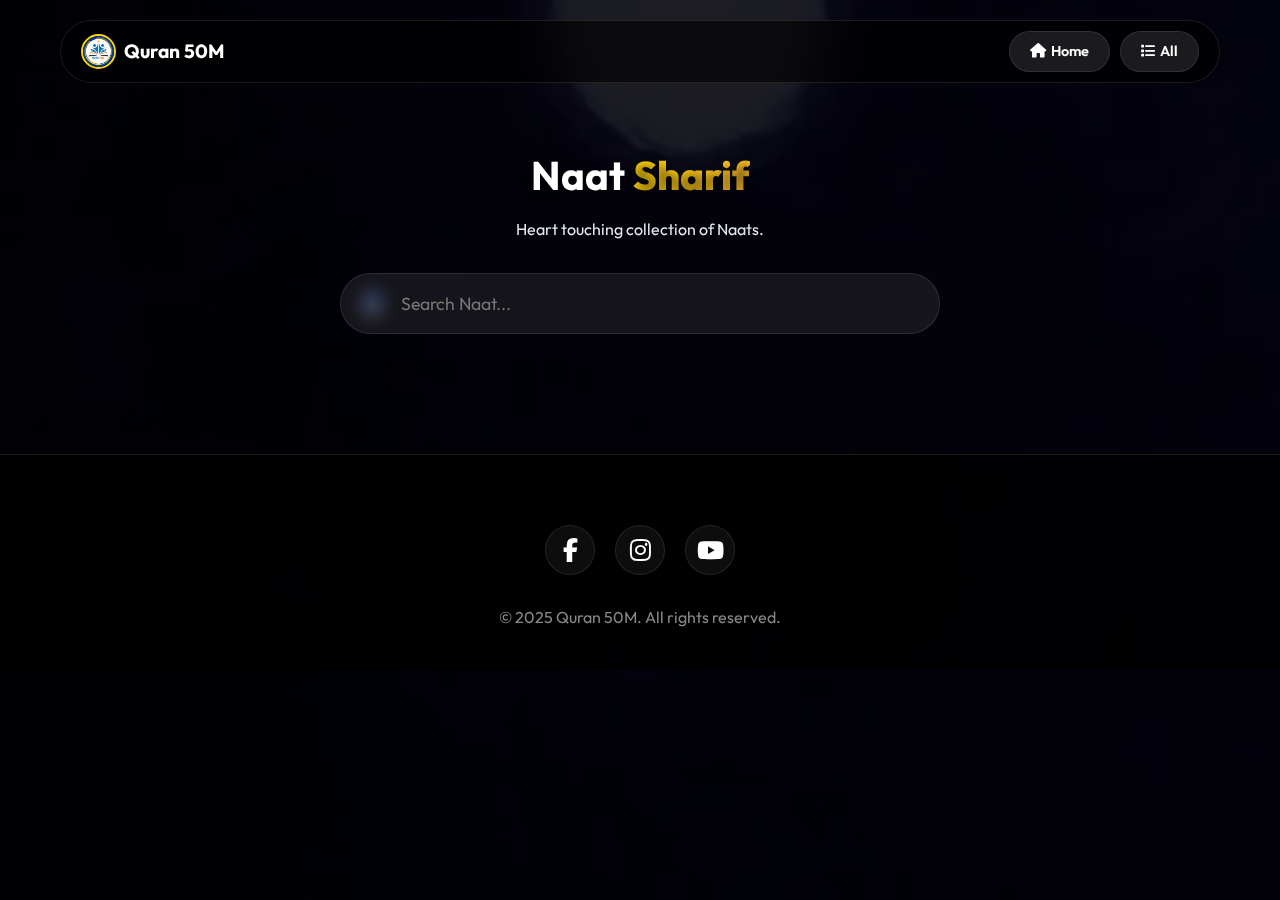
<file: naat.html>
<!DOCTYPE html>
<html lang="en">
<head>
    <meta charset="UTF-8">
    <meta name="viewport" content="width=device-width, initial-scale=1.0">
    <title>Naat Sharif Collection - Quran 50M</title>
    <link href="https://fonts.googleapis.com/css2?family=Outfit:wght@300;400;600;800&display=swap" rel="stylesheet">
    <link rel="stylesheet" href="https://cdnjs.cloudflare.com/ajax/libs/font-awesome/6.4.0/css/all.min.css">
    
    <style>
        /* --- PREMIUM THEME --- */
        :root {
            --glass-bg: rgba(255, 255, 255, 0.05);
            --glass-border: rgba(255, 255, 255, 0.1);
            --primary-gold: #FFD700;
            --accent-gradient: linear-gradient(135deg, #FFD700 0%, #FDB931 100%);
            --text-white: #ffffff;
            --text-gray: #e2e8f0;
            --btn-radius: 50px;
            --card-radius: 24px;
        }
        * { margin: 0; padding: 0; box-sizing: border-box; font-family: 'Outfit', sans-serif; }
        body { color: var(--text-white); line-height: 1.6; overflow-x: hidden; }

        /* Background Video */
        #bg-video { position: fixed; right: 0; bottom: 0; min-width: 100%; min-height: 100%; z-index: -2; object-fit: cover; }
        .video-overlay { position: fixed; top: 0; left: 0; width: 100%; height: 100%; background: rgba(0, 0, 0, 0.85); z-index: -1; }

        a { text-decoration: none; color: inherit; transition: 0.3s; }
        .container { max-width: 1200px; margin: 0 auto; padding: 0 20px; position: relative; }
        .gradient-text { background: var(--accent-gradient); -webkit-background-clip: text; -webkit-text-fill-color: transparent; font-weight: 800; }

        /* Header */
        header { display: flex; justify-content: space-between; align-items: center; padding: 10px 20px; margin-top: 20px; background: rgba(0, 0, 0, 0.6); backdrop-filter: blur(15px); border: 1px solid var(--glass-border); border-radius: 100px; position: sticky; top: 10px; z-index: 999; }
        .logo { font-size: 1.2rem; font-weight: 700; display: flex; align-items: center; gap: 8px; }
        .logo img { height: 35px; width: 35px; border-radius: 50%; border: 2px solid var(--primary-gold); }
        .header-buttons { display: flex; align-items: center; gap: 10px; }
        .btn-glass { padding: 8px 20px; border-radius: 50px; background: rgba(255,255,255,0.1); color: white; font-weight: 600; border: 1px solid var(--glass-border); font-size: 0.9rem; display: flex; align-items: center; gap: 5px; }
        .btn-glass:hover { background: var(--primary-gold); color: black; }

        /* Search */
        .search-container { max-width: 600px; margin: 0 auto 40px; position: relative; }
        .search-input { width: 100%; padding: 18px 20px 18px 60px; border-radius: 50px; background: rgba(255, 255, 255, 0.08); border: 1px solid var(--glass-border); color: white; font-size: 1.1rem; outline: none; backdrop-filter: blur(10px); transition: 0.3s; font-family: 'Outfit', sans-serif; }
        .search-input:focus { border-color: var(--primary-gold); background: rgba(0, 0, 0, 0.7); box-shadow: 0 0 25px rgba(251, 191, 36, 0.15); }
        .search-icon-img { 
            position: absolute; left: 20px; top: 50%; transform: translateY(-50%); 
            width: 24px; height: 24px; opacity: 0.9; pointer-events: none;
            filter: invert(1) brightness(2); 
        }

        /* Grid */
        .page-title { text-align: center; margin: 60px 0 30px; }
        .page-title h1 { font-size: 2.5rem; margin-bottom: 10px; text-shadow: 0 4px 10px rgba(0,0,0,0.5); }
        .video-grid { display: grid; grid-template-columns: repeat(auto-fit, minmax(300px, 1fr)); gap: 30px; margin-bottom: 80px; }
        .video-card { background: rgba(0, 0, 0, 0.6); border-radius: var(--card-radius); overflow: hidden; border: 1px solid var(--glass-border); transition: 0.4s; display: block; backdrop-filter: blur(5px); }
        .video-card:hover { transform: translateY(-10px); border-color: var(--primary-gold); box-shadow: 0 20px 40px rgba(0,0,0,0.6); }
        .thumbnail { position: relative; width: 100%; aspect-ratio: 16 / 9; overflow: hidden; }
        .thumbnail img { width: 100%; height: 100%; object-fit: cover; opacity: 1; transition: 0.5s; }
        .video-card:hover .thumbnail img { transform: scale(1.05); }
        .play-icon { position: absolute; top: 50%; left: 50%; transform: translate(-50%, -50%); font-size: 1.5rem; color: black; background: var(--primary-gold); width: 55px; height: 55px; border-radius: 50%; display: flex; align-items: center; justify-content: center; transition: 0.3s; }
        .video-card:hover .play-icon { transform: translate(-50%, -50%) scale(1.1); background: white; }
        .video-info { padding: 20px; }
        .video-title { color: white; font-weight: 600; font-size: 1.1rem; margin-bottom: 5px; line-height: 1.4; }
        .video-desc { color: var(--text-gray); font-size: 0.9rem; }

        /* Footer */
        .footer-socials { display: flex; justify-content: center; gap: 20px; margin: 30px 0; }
        .social-btn { width: 50px; height: 50px; border-radius: 50%; display: flex; align-items: center; justify-content: center; font-size: 1.5rem; background: rgba(255,255,255,0.05); border: 1px solid rgba(255,255,255,0.1); color: white; transition: 0.3s; }
        .social-btn:hover { background: var(--primary-gold); color: black; transform: translateY(-3px); }
        footer { border-top: 1px solid rgba(255,255,255,0.1); padding: 40px 20px; text-align: center; background: rgba(0,0,0,0.8); color: #888; margin-top: auto; backdrop-filter: blur(10px); }
    </style>
</head>
<body>
    <video autoplay muted loop playsinline id="bg-video"><source src="playlist-bg.mp4" type="video/mp4"></video>
    <div class="video-overlay"></div>

    <div class="container">
        <header>
            <div class="logo"><img src="logo.png" alt="Logo"> <span>Quran 50M</span></div>
            <div class="header-buttons">
                <a href="index.html" class="btn-glass"><i class="fas fa-home"></i> <span>Home</span></a>
                <a href="playlist.html" class="btn-glass"><i class="fas fa-list"></i> <span>All</span></a>
            </div>
        </header>
    </div>

    <div class="container">
        <div class="page-title">
            <h1>Naat <span class="gradient-text">Sharif</span></h1>
            <p style="color: var(--text-gray);">Heart touching collection of Naats.</p>
        </div>

        <div class="search-container">
            <img src="search.png" alt="Search" class="search-icon-img">
            <input type="text" id="searchInput" placeholder="Search Naat..." class="search-input">
        </div>

        <div class="video-grid" id="videoContainer"></div>
    </div>

    <footer>
        <div class="footer-socials">
            <a href="https://www.facebook.com/share/17gwnK9bmn/" target="_blank" class="social-btn"><i class="fab fa-facebook-f"></i></a>
            <a href="https://www.instagram.com/quran_50m_youtube?igsh=b2U3cHM0czJ2emx1" target="_blank" class="social-btn"><i class="fab fa-instagram"></i></a>
            <a href="https://youtube.com/@quran50m" target="_blank" class="social-btn"><i class="fab fa-youtube"></i></a>
        </div>
        <p>&copy; 2025 Quran 50M. All rights reserved.</p>
    </footer>

    <script>
        // --- NAAT VIDEOS LIST ---
        const naatVideos = [
            { link: "https://youtu.be/EXAMPLE_NAAT_1", title: "Tajdar-e-Haram", desc: "Beautiful Naat Sharif." },
            { link: "https://youtu.be/EXAMPLE_NAAT_2", title: "Mera Dil Badal De", desc: "Heart touching recitation." },
            { link: "https://youtu.be/EXAMPLE_NAAT_3", title: "Hasbi Rabbi", desc: "Popular Naat Sharif." },
            // Yahan aur bhi Naat add kar sakte ho
        ];

        document.addEventListener('DOMContentLoaded', () => {
            const container = document.getElementById('videoContainer');
            const searchInput = document.getElementById('searchInput');
            
            function getYouTubeId(url) {
                const regExp = /^.*(youtu.be\/|v\/|u\/\w\/|embed\/|watch\?v=|&v=)([^#&?]*).*/;
                const match = url.match(regExp);
                return (match && match[2].length === 11) ? match[2] : null;
            }

            if (naatVideos.length > 0) {
                naatVideos.forEach(video => {
                    const videoId = getYouTubeId(video.link);
                    if(videoId) {
                        const card = document.createElement('a');
                        card.href = video.link;
                        card.target = "_blank";
                        card.className = "video-card";
                        card.innerHTML = `
                            <div class="thumbnail">
                                <img src="https://img.youtube.com/vi/${videoId}/maxresdefault.jpg" alt="${video.title}">
                                <div class="play-icon"><i class="fas fa-play"></i></div>
                            </div>
                            <div class="video-info">
                                <div class="video-title">${video.title}</div>
                                <div class="video-desc">${video.desc}</div>
                            </div>
                        `;
                        container.appendChild(card);
                    }
                });
            }

            // Search Logic
            searchInput.addEventListener('keyup', function() {
                const filter = searchInput.value.toLowerCase();
                const cards = container.getElementsByClassName('video-card');
                Array.from(cards).forEach(card => {
                    const title = card.querySelector('.video-title').textContent.toLowerCase();
                    const desc = card.querySelector('.video-desc').textContent.toLowerCase();
                    if (title.includes(filter) || desc.includes(filter)) {
                        card.style.display = "";
                    } else {
                        card.style.display = "none";
                    }
                });
            });
        });
    </script>
</body>
</html>
</file>
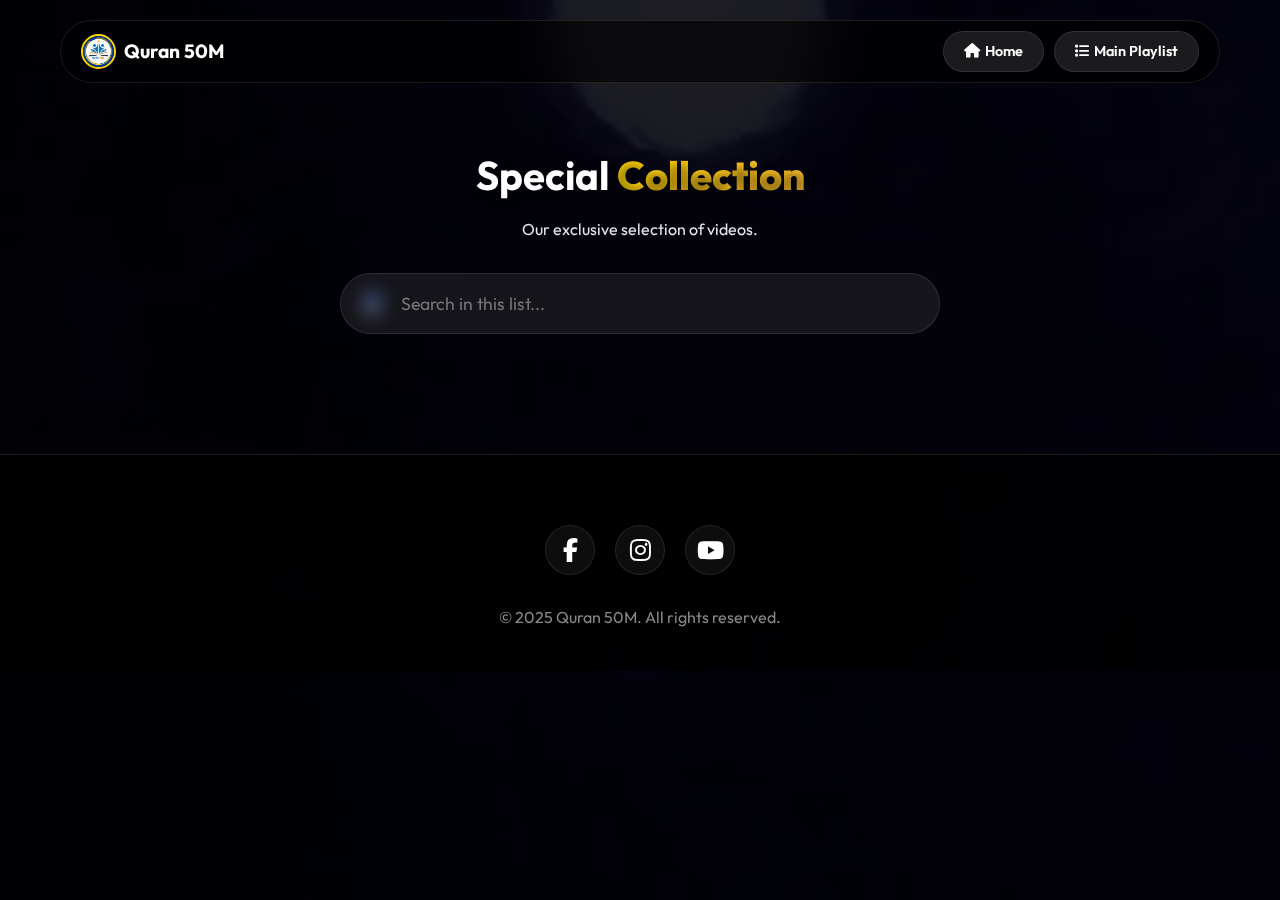
<file: special.html>
<!DOCTYPE html>
<html lang="en">
<head>
    <meta charset="UTF-8">
    <meta name="viewport" content="width=device-width, initial-scale=1.0">
    <title>Special Collection - Quran 50M</title>
    <link href="https://fonts.googleapis.com/css2?family=Outfit:wght@300;400;600;800&display=swap" rel="stylesheet">
    <link rel="stylesheet" href="https://cdnjs.cloudflare.com/ajax/libs/font-awesome/6.4.0/css/all.min.css">
    
    <style>
        /* --- SAME THEME COPY --- */
        :root {
            --glass-bg: rgba(255, 255, 255, 0.05);
            --glass-border: rgba(255, 255, 255, 0.1);
            --primary-gold: #FFD700;
            --accent-gradient: linear-gradient(135deg, #FFD700 0%, #FDB931 100%);
            --text-white: #ffffff;
            --text-gray: #e2e8f0;
            --btn-radius: 50px;
            --card-radius: 24px;
        }
        * { margin: 0; padding: 0; box-sizing: border-box; font-family: 'Outfit', sans-serif; }
        body { color: var(--text-white); line-height: 1.6; overflow-x: hidden; }

        /* Background Video */
        #bg-video { position: fixed; right: 0; bottom: 0; min-width: 100%; min-height: 100%; z-index: -2; object-fit: cover; }
        .video-overlay { position: fixed; top: 0; left: 0; width: 100%; height: 100%; background: rgba(0, 0, 0, 0.85); z-index: -1; }

        a { text-decoration: none; color: inherit; transition: 0.3s; }
        .container { max-width: 1200px; margin: 0 auto; padding: 0 20px; position: relative; }
        .gradient-text { background: var(--accent-gradient); -webkit-background-clip: text; -webkit-text-fill-color: transparent; font-weight: 800; }

        /* Header */
        header { display: flex; justify-content: space-between; align-items: center; padding: 10px 20px; margin-top: 20px; background: rgba(0, 0, 0, 0.6); backdrop-filter: blur(15px); border: 1px solid var(--glass-border); border-radius: 100px; position: sticky; top: 10px; z-index: 999; }
        .logo { font-size: 1.2rem; font-weight: 700; display: flex; align-items: center; gap: 8px; }
        .logo img { height: 35px; width: 35px; border-radius: 50%; border: 2px solid var(--primary-gold); }
        .header-buttons { display: flex; align-items: center; gap: 10px; }
        .btn-glass { padding: 8px 20px; border-radius: 50px; background: rgba(255,255,255,0.1); color: white; font-weight: 600; border: 1px solid var(--glass-border); font-size: 0.9rem; display: flex; align-items: center; gap: 5px; }
        .btn-glass:hover { background: var(--primary-gold); color: black; }
        @media (max-width: 600px) { header { padding: 8px 15px; } .logo span { display: none; } .btn-glass { padding: 8px 12px; font-size: 0.8rem; } .btn-glass span { display: none; } .header-buttons { gap: 8px; } }

        /* Search */
        .search-container { max-width: 600px; margin: 0 auto 40px; position: relative; }
        .search-input { width: 100%; padding: 18px 20px 18px 60px; border-radius: 50px; background: rgba(255, 255, 255, 0.08); border: 1px solid var(--glass-border); color: white; font-size: 1.1rem; outline: none; backdrop-filter: blur(10px); transition: 0.3s; font-family: 'Outfit', sans-serif; }
        .search-input:focus { border-color: var(--primary-gold); background: rgba(0, 0, 0, 0.7); box-shadow: 0 0 25px rgba(251, 191, 36, 0.15); }
        .search-icon-img { position: absolute; left: 20px; top: 50%; transform: translateY(-50%); width: 24px; height: 24px; opacity: 0.9; pointer-events: none; filter: invert(1) brightness(2); }

        /* Grid */
        .page-title { text-align: center; margin: 60px 0 30px; }
        .page-title h1 { font-size: 2.5rem; margin-bottom: 10px; text-shadow: 0 4px 10px rgba(0,0,0,0.5); }
        .video-grid { display: grid; grid-template-columns: repeat(auto-fit, minmax(300px, 1fr)); gap: 30px; margin-bottom: 80px; }
        .video-card { background: rgba(0, 0, 0, 0.6); border-radius: var(--card-radius); overflow: hidden; border: 1px solid var(--glass-border); transition: 0.4s; display: block; backdrop-filter: blur(5px); }
        .video-card:hover { transform: translateY(-10px); border-color: var(--primary-gold); box-shadow: 0 20px 40px rgba(0,0,0,0.6); }
        .thumbnail { position: relative; width: 100%; aspect-ratio: 16 / 9; overflow: hidden; }
        .thumbnail img { width: 100%; height: 100%; object-fit: cover; opacity: 1; transition: 0.5s; }
        .video-card:hover .thumbnail img { transform: scale(1.05); }
        .play-icon { position: absolute; top: 50%; left: 50%; transform: translate(-50%, -50%); font-size: 1.5rem; color: black; background: var(--primary-gold); width: 55px; height: 55px; border-radius: 50%; display: flex; align-items: center; justify-content: center; transition: 0.3s; }
        .video-card:hover .play-icon { transform: translate(-50%, -50%) scale(1.1); background: white; }
        .video-info { padding: 20px; }
        .video-title { color: white; font-weight: 600; font-size: 1.1rem; margin-bottom: 5px; line-height: 1.4; }
        .video-desc { color: var(--text-gray); font-size: 0.9rem; }

        /* Footer */
        .footer-socials { display: flex; justify-content: center; gap: 20px; margin: 30px 0; }
        .social-btn { width: 50px; height: 50px; border-radius: 50%; display: flex; align-items: center; justify-content: center; font-size: 1.5rem; background: rgba(255,255,255,0.05); border: 1px solid rgba(255,255,255,0.1); color: white; transition: 0.3s; }
        .social-btn:hover { background: var(--primary-gold); color: black; transform: translateY(-3px); }
        footer { border-top: 1px solid rgba(255,255,255,0.1); padding: 40px 20px; text-align: center; background: rgba(0,0,0,0.8); color: #888; margin-top: auto; backdrop-filter: blur(10px); }
    </style>
</head>
<body>
    <video autoplay muted loop playsinline id="bg-video"><source src="playlist-bg.mp4" type="video/mp4"></video>
    <div class="video-overlay"></div>

    <div class="container">
        <header>
            <div class="logo"><img src="logo.png" alt="Logo"> <span>Quran 50M</span></div>
            <div class="header-buttons">
                <a href="index.html" class="btn-glass"><i class="fas fa-home"></i> <span>Home</span></a>
                <a href="playlist.html" class="btn-glass"><i class="fas fa-list"></i> <span>Main Playlist</span></a>
            </div>
        </header>
    </div>

    <div class="container">
        <div class="page-title">
            <h1>Special <span class="gradient-text">Collection</span></h1>
            <p style="color: var(--text-gray);">Our exclusive selection of videos.</p>
        </div>

        <div class="search-container">
            <img src="search.png" alt="Search" class="search-icon-img">
            <input type="text" id="searchInput" placeholder="Search in this list..." class="search-input">
        </div>

        <div class="video-grid" id="videoContainer"></div>
    </div>

    <footer>
        <div class="footer-socials">
            <a href="https://www.facebook.com/share/17gwnK9bmn/" target="_blank" class="social-btn"><i class="fab fa-facebook-f"></i></a>
            <a href="https://www.instagram.com/quran_50m_youtube?igsh=b2U3cHM0czJ2emx1" target="_blank" class="social-btn"><i class="fab fa-instagram"></i></a>
            <a href="https://youtube.com/@quran50m" target="_blank" class="social-btn"><i class="fab fa-youtube"></i></a>
        </div>
        <p>&copy; 2025 Quran 50M. All rights reserved.</p>
    </footer>

    <script src="special.js"></script>
</body>
</html>
</file>
<file: game.css>
@import url('https://fonts.googleapis.com/css?family=Amatic+SC|Dawning+of+a+New+Day|League+Script|Loved+by+the+King|Waiting+for+the+Sunrise');

body, html {
  height: 100%;
  margin: 0;
  padding: 0;
  overflow: hidden; /* Scroll rokne ke liye */
}

body {
  display: flex;
  flex-flow: column no-wrap;
  justify-content: center;
  align-items: center;
  align-content: center;
  background: #222; /* Dark theme match karne ke liye */
}

/* Back Button Style */
.back-btn {
    position: absolute;
    top: 20px;
    left: 20px;
    text-decoration: none;
    color: #FFD700;
    font-family: sans-serif;
    font-size: 1.2rem;
    font-weight: bold;
    z-index: 100;
    display: flex;
    align-items: center;
    gap: 10px;
    background: rgba(0,0,0,0.5);
    padding: 10px 20px;
    border-radius: 30px;
    border: 1px solid #FFD700;
}

.paper {
  display: flex;
  justify-content: center;
  align-items: center;
  width: 700px;
  height: 500px;
  background-image: 
    repeating-linear-gradient(90deg, lightblue, 1px, transparent 1px, transparent 20px),
    repeating-linear-gradient(0deg, lightblue, 1px, white 1px, white 20px);
  background-size: 20px 20px;
  background-origin: content-box;
  padding: 1em auto;
  position: relative;
  box-shadow: 0 1px 4px rgba(0, 0, 0, 0.5), 0 0 50px rgba(0, 0, 0, 0.1) inset;
}

.rotated {
  transform: rotate(-3deg);
}

.paper:after, .paper:before {
  z-index: -1;
  position: absolute;
  content: "";
  left: auto;
  max-width: 300px;
  background: white;
  transform: rotate(-3deg);
}

.paper:after {
  bottom: 10px;
  right: 7px;
  width: 70%;
  top: 80%;
  box-shadow: 3px 15px 12px #777;
  transform: rotate(3deg);
}

.paper:before {
  bottom: 10px;
  left: 7px;
  width: 70%;
  top: 80%;
  box-shadow: -3px 15px 12px #777;
  transform: rotate(-3deg);
}

#board {
  position: relative;
  display: flex;
  flex-flow: row wrap;
  justify-content: center;
  align-items: center;
  width: 50%;
  height: 300px;
  margin: 50px auto;
}

#logo {
  width: 35%;
  height: auto;
  margin: 30px;
}

#logo svg {
  fill: #000033;
}

#gameboard {
  position: absolute;
  top: 5px;
  left: 20px;
  width: 100%;
  height: auto;
  stroke-dasharray: 250;
  stroke-dashoffset: 250;
  stroke: #000033;
  stroke-width: 1.25px;
  stroke-miterlimit: 10;
  fill: none;
}

#gameboard .st4 {
  stroke-width: 2;
  stroke-miterlimit: 10;
}

.draw {
  animation: dash 0.5s ease-in-out forwards;
}

@keyframes dash {
  to {
    stroke-dashoffset: 0;
  }
}

.tile {
  margin: 5%;
  width: 22%;
  height: 22%;
  border-radius: 5px;
  cursor: pointer;
  z-index: 2;
}

#winner {
  width: 300px;
  height: 40px;
  margin: auto;
  margin-top: 30px;
  position: absolute;
  align-self: flex-start;
  text-align: center;
  transform: rotate(5deg);
}

#reset {
  margin: 0.5vh;
  padding: 0;
  width: 50%;
  height: 30px;
  vertical-align: middle;
  text-align: center;
  border-radius: 20px;
  cursor: pointer;
  float: left;
}

h1, h2 {
  font-family: 'Waiting for the Sunrise', cursive;
  margin: 0;
  font-size: 40px;
  color: #000033;
}

#settings, .container, .options {
  width: 100%;
  display: flex;
  flex-direction: column;
  justify-content: space-around;
}

#settings {
  height: 70%;
  align-items: center;
  align-content: center;
}

#settings .container {
  height: 30%;
  align-items: center;
}

#settings .container .options {
  flex-direction: row;
  width: 60%;
}

.btn {
  cursor: pointer;
  transition: all .2s ease-in-out;
}

.btn:hover {
  transform: rotate(3deg) scale(1.3);
}

.disable {
  display: none !important;
}

.fadeBounceIn {
  animation: fadeBounceIn 1s ease-in-out forwards;
}

.fadeIn {
  animation: fadeIn 2s ease-in-out forwards;
}

@keyframes fadeBounceIn {
  0% { opacity: 0; transform: scale(0.4); }
  80% { transform: scale(1.4); }
  100% { opacity: 1; transform: scale(1); }
}

@keyframes fadeIn {
  0% { opacity: 0; }
  100% { opacity: 1; }
}
</file>
